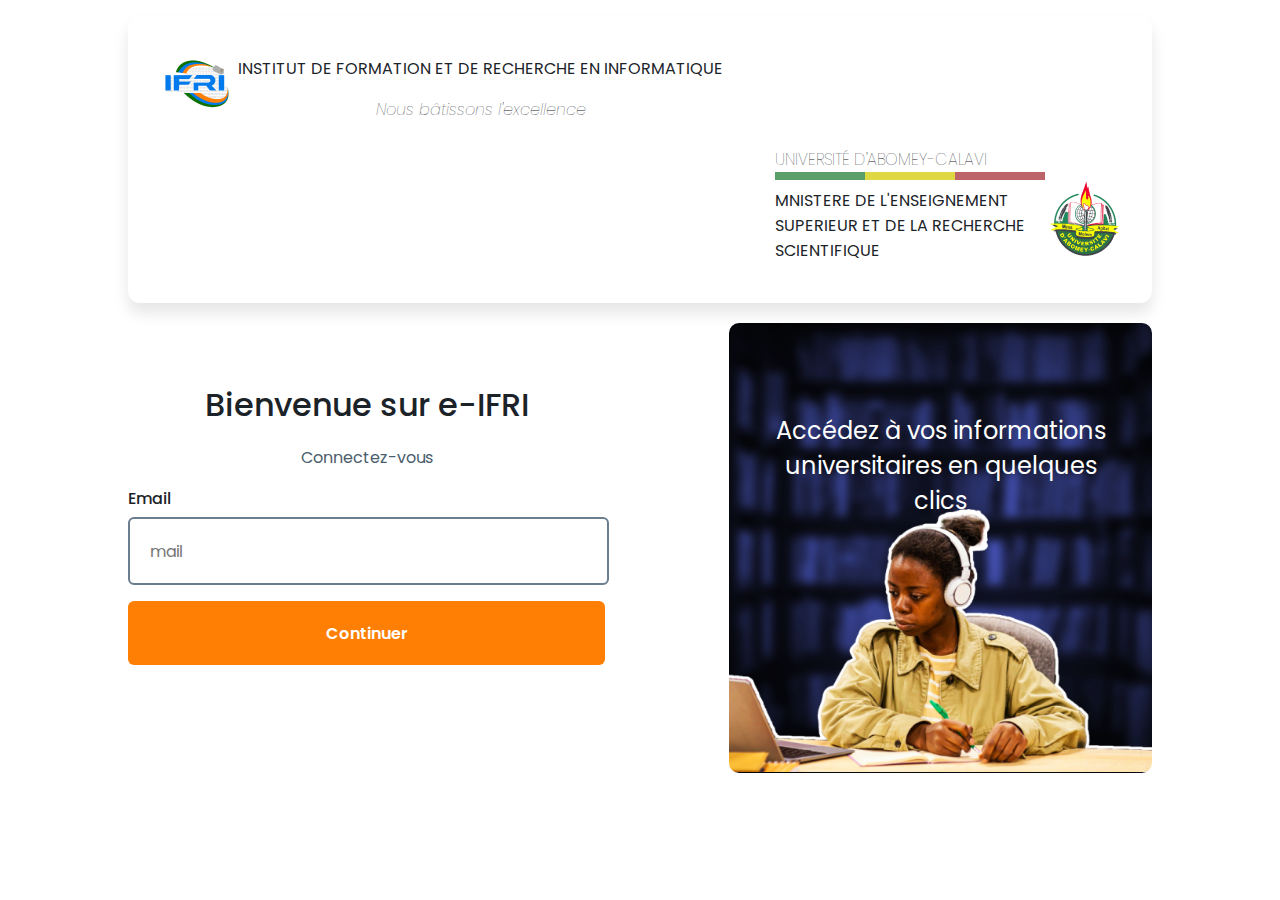
<file: index.html>
<!DOCTYPE html>
<html lang="fr">
<head>
    <meta charset="UTF-8">
    <meta name="viewport" content="width=device-width, initial-scale=1.0">
    <title>e-IFRI | Connexion</title>
    <link rel="stylesheet" href="https://fonts.googleapis.com/css2?family=Poppins:wght@300;400;500;600;700&display=swap">
    <link rel="stylesheet" href="css/style.css">
    <link rel="stylesheet" href="css/index.css">
    <link rel="icon" type="image/svg" href="./images/logoifri 1-favicon.svg">
</head>
<body>
    <header class="space-between">
        <div class="d-inline-block mb-25">
            <img src="images/logoifri 1.png" alt="Logo d'IFRI" class="logo d-inline-block vertical-align-middle">
            <div class="d-inline-block">
                <p>INSTITUT DE FORMATION ET DE RECHERCHE EN INFORMATIQUE</p>
                <p class="text-italique text-light text-center mb-0">Nous bâtissons l'excellence</p>
            </div>
        </div>
        <div class="d-inline-block w-auto vertical-align-middle ms-70 float-right">
            <div class="d-inline-block">
                <span class="text-16 text-light">UNIVERSITÉ D'ABOMEY-CALAVI</span>
                <div class="w-270 position-relative">
                    <p class="d-inline-block w-90 h-8 m-0 position-absolute top-0 left-0 vert-drapeau"></p>
                    <p class="d-inline-block w-90 h-8 m-0 position-absolute top-0 left-90 jaune-drapeau"></p>
                    <p class="d-inline-block w-90 h-8 m-0 position-absolute top-0 left-180 rouge-drapeau"></p>
                </div>
                <p class="w-270 text-16">MNISTERE DE L'ENSEIGNEMENT SUPERIEUR ET DE LA RECHERCHE SCIENTIFIQUE</p>
            </div>
            <img src="images/logouac 1.png" alt="Logo de l'UAC">
        </div>
    </header>
    <div class="main mt-20 space-between">
        <!--div class="block minw-477 maxw-477 position-relative overflow-hiden">
            <div class="d-flex align-content-center position-absolute top-0 left-0">
            </div>
        </div-->
        <div class="block w-477 vertical-align-middle pb-50" id="frame363">
            <div>
                <h2 class="fw-500 text-32 m-0 mb-16 w-100p text-center">Bienvenue sur e-IFRI</h2>
                <p class="m-0 w-100p text-center text-gray">Connectez-vous</p>
            </div>
            <form action="" class="mt-16">
                <label for="email" class="text-16 fw-500">Email</label>
                <input type="email" name="email" id="email" placeholder="mail" required>
                <button class="submit">Continuer</button>
            </form>
        </div>
        <div class="block w-477 vertical-align-middle pb-50" id="frame365" style="display: none;">
            <div>
                <p class="m-0 w-100p text-center text-gray">Identification en tant que</p>
                <div id="frame367" class="mt-16">
                    <img src="./images/account_circle.png" alt="Photo de profil du compte">
                    <div class="ms-10">
                        <p id="identified-email" class="m-0 text-16 text-white">exemple@site.com</p>
                        <p class="text-14 fw-400 m-0 text-white">Rôle...</p>
                    </div>
                </div>
                <h2 class="fw-500 text-32 m-0 mt-32 mb-16 w-100p text-center">Connectez-vous</h2>
                <p class="m-0 w-100p text-center text-gray">Remplissez le code envoyé par mail</p>
            </div>
            <form action="students.html" class="mt-16">
                <label for="code" class="text-16 fw-500">Code secret</label>
                <input type="text" name="code" id="code" placeholder="Code secret" required>
                <button class="submit">Se connecter</button>
            </form>
        </div>
        <div id="groupe303">
            <p class="text-24 text-white p-30 text-center mt-60">Accédez à vos informations universitaires en quelques clics</p>
        </div>
    </div>
    <script src="./js/index.js"></script>
</body>
</html>
</file>
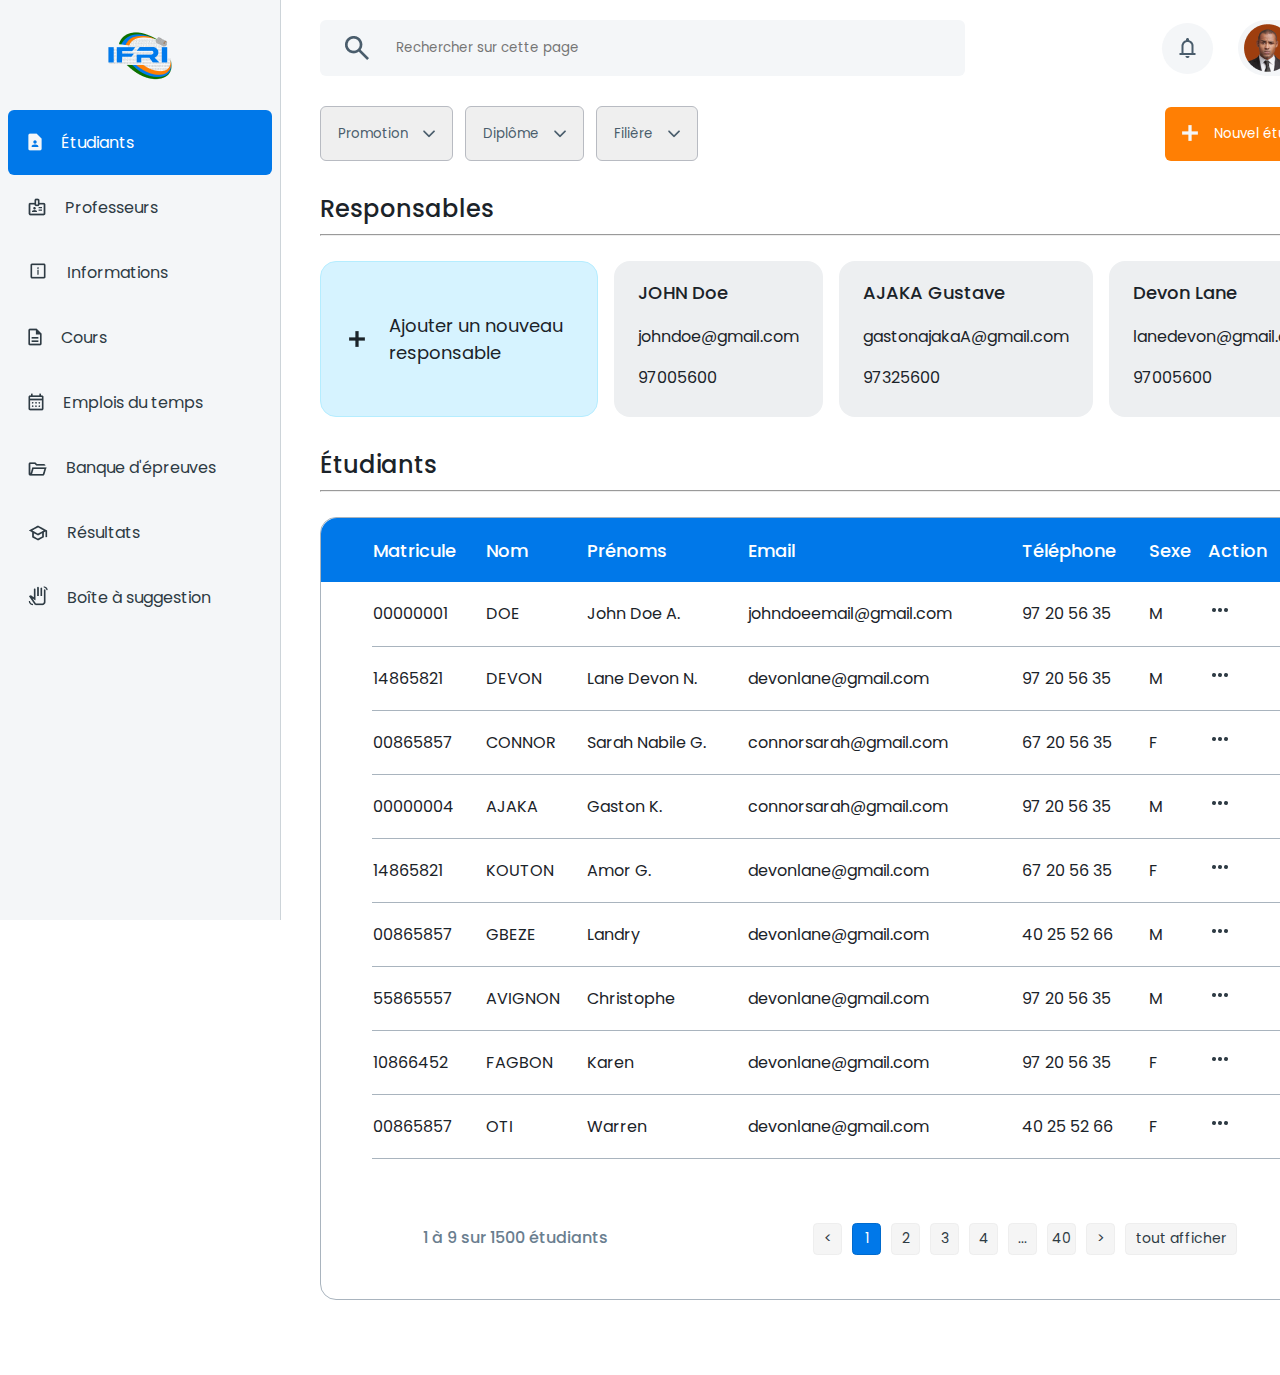
<file: students.html>
<!DOCTYPE html>
<html lang="fr">
<head>
    <meta charset="UTF-8">
    <meta name="viewport" content="width=device-width, initial-scale=1.0">
    <title>e-IFRI | Students</title>
    <link rel="stylesheet" href="https://fonts.googleapis.com/css2?family=Poppins:wght@300;400;500;600;700&display=swap">
    <link rel="stylesheet" href="css/style.css">
    <link rel="stylesheet" href="css/students.css">
    <link rel="icon" type="image/svg" href="/images/logoifri 1-favicon.svg">
</head>
<body>
    <aside class="sidebar">
        <img src="./images/logoifri 1.png" alt="Logo d'IFRI" class="mx-auto d-block mb-16">
        <div class="aside-element active-aside-element">
            <img src="images/aside/contact_page.png" alt="Icone Étudiants">
            Étudiants
        </div>
        <div class="aside-element">
            <img src="images/aside/badge.png" alt="Icone Professeurs">
            Professeurs
        </div>
        <div class="aside-element">
            <img src="images/aside/information.png" alt="Icone informations">
            Informations
        </div>
        <div class="aside-element">
            <img src="images/aside/cours.png" alt="Icone Cours">
            Cours
        </div>
        <div class="aside-element">
            <img src="images/aside/calendar_month.png" alt="Icone Emplois du temps">
            Emplois du temps
        </div>
        <div class="aside-element">
            <img src="images/aside/folder_open.png" alt="Icone Banque d'épreuves">
            Banque d'épreuves
        </div>
        <div class="aside-element">
            <img src="images/aside/school.png" alt="Icone Résultats">
            Résultats
        </div>
        <div class="aside-element">
            <img src="images/aside/hand_gesture.png" alt="Icone Boîte à suggestion">
            Boîte à suggestion
        </div>
    </aside>
    <div id="main">
        <header>
            <form id="searchbar">
                <img src="images/navbar/search.png" alt="search icone" class="me-25 cursor-pointer">
                <input type="text" placeholder="Rechercher sur cette page">
            </form>
            <div class="d-flex justify-content-space-between align-items-center">
                <div id="notifications">
                    <img src="images/navbar/notifications.png" alt="Icone notifications">
                </div>
                <div class="groupe-profil">
                    <img src="images/navbar/photo_2023-03-29_11-12-43 1.png" alt="Photo de profil">
                    <img src="images/navbar/expand_more.png" alt="Voir plus">
                </div>
            </div>
        </header>
        <div class="w-100p d-flex justify-content-space-between align-items-center mb-30">
            <div id="filtre">
                <select name="Promotion" id="slct-promotion">
                    <option value="Promotion" selected>Promotion</option>
                    <option value="Licence1">Licence1</option>
                    <option value="Licence2">Licence2</option>
                    <option value="Licence3">Licence3</option>
                    <option value="Master1">Master1</option>
                    <option value="Master2">Master2</option>
                </select>
                <img src="images/filtre/Icon.png" alt="flèche voir plus" class="position-relative left--30">
                <select name="Diplome" id="slct-diplome">
                    <option value="Diplôme" selected>Diplôme</option>
                    <option value="Licence">Licence</option>
                    <option value="Master">Master</option>
                </select>
                <img src="images/filtre/Icon.png" alt="flèche voir plus" class="position-relative left--30">
                <select name="Filiere" id="slct-filiere">
                    <option value="Filière" selected>Filière</option>
                    <option value="GL">GL</option>
                    <option value="SI">SI</option>
                    <option value="IM">IM</option>
                    <option value="IA">IA</option>
                    <option value="IoT">IoT</option>
                </select>
                <img src="images/filtre/Icon.png" alt="flèche voir plus" class="position-relative left--30">
            </div>
            <button class="btn btn-orange" id="btn-add-student">
                <img src="images/filtre/add.png" alt="Nouvel étudiant">
                Nouvel étudiant
            </button>
        </div>
        <div class="mb-30">
            <h2 class="fw-500 mb-0">Responsables</h2>
            <hr class="mb-25">
            <div class="d-flex">
                <div class="responsable new-responsable">
                    <img src="images/add responsable.png" alt="Ajouter responsable">
                    <p class="text-18 w-184">Ajouter un nouveau responsable</p>
                </div>
                <div class="responsable ms-16">
                    <p class="text-18 fw-500">JOHN Doe</p>
                    <p>johndoe@gmail.com</p>
                    <p>97005600</p>
                </div>
                <div class="responsable ms-16">
                    <p class="text-18 fw-500">AJAKA Gustave</p>
                    <p>gastonajakaA@gmail.com</p>
                    <p>97325600</p>
                </div>
                <div class="responsable ms-16">
                    <p class="text-18 fw-500">Devon Lane</p>
                    <p>lanedevon@gmail.com</p>
                    <p>97005600</p>
                </div>
            </div>
        </div>
        <div class="mb-30">
            <h2 class="fw-500 mb-0">Étudiants</h2>
            <hr class="mb-25">
            <div id="conteneur-table" class="mb-30">
                <div class="table-fond-header"></div>
                <table id="table-etudiants">
                    <thead>
                        <tr>
                            <th>Matricule</th>
                            <th>Nom</th>
                            <th>Prénoms</th>
                            <th>Email</th>
                            <th>Téléphone</th>
                            <th>Sexe</th>
                            <th>Action</th>
                        </tr>
                    </thead>
                    <tbody id="tbody-etudiants">
                        <tr>
                            <td>00000001</td>
                            <td>DOE</td>
                            <td>John Doe A.</td>
                            <td>johndoeemail@gmail.com</td>
                            <td>97 20 56 35</td>
                            <td>M</td>
                            <td><img src="images/ADD_MORE.png" alt="Plus d'actions"></td>
                        </tr>
                        <tr>
                            <td>14865821</td>
                            <td>DEVON</td>
                            <td>Lane Devon N.</td>
                            <td>devonlane@gmail.com</td>
                            <td>97 20 56 35</td>
                            <td>M</td>
                            <td><img src="images/ADD_MORE.png" alt="Plus d'actions"></td>
                        </tr>
                        <tr>
                            <td>00865857</td>
                            <td>CONNOR</td>
                            <td>Sarah Nabile G.</td>
                            <td>connorsarah@gmail.com</td>
                            <td>67 20 56 35</td>
                            <td>F</td>
                            <td><img src="images/ADD_MORE.png" alt="Plus d'actions"></td>
                        </tr>
                        <tr>
                            <td>00000004</td>
                            <td>AJAKA</td>
                            <td>Gaston   K.</td>
                            <td>connorsarah@gmail.com</td>
                            <td>97 20 56 35</td>
                            <td>M</td>
                            <td><img src="images/ADD_MORE.png" alt="Plus d'actions"></td>
                        </tr>
                        <tr>
                            <td>14865821</td>
                            <td>KOUTON</td>
                            <td>Amor G.</td>
                            <td>devonlane@gmail.com</td>
                            <td>67 20 56 35</td>
                            <td>F</td>
                            <td><img src="images/ADD_MORE.png" alt="Plus d'actions"></td>
                        </tr>
                        <tr>
                            <td>00865857</td>
                            <td>GBEZE</td>
                            <td>Landry</td>
                            <td>devonlane@gmail.com</td>
                            <td>40 25 52 66</td>
                            <td>M</td>
                            <td><img src="images/ADD_MORE.png" alt="Plus d'actions"></td>
                        </tr>
                        <tr>
                            <td>55865557</td>
                            <td>AVIGNON</td>
                            <td>Christophe</td>
                            <td>devonlane@gmail.com</td>
                            <td>97 20 56 35</td>
                            <td>M</td>
                            <td><img src="images/ADD_MORE.png" alt="Plus d'actions"></td>
                        </tr>
                        <tr>
                            <td>10866452</td>
                            <td>FAGBON</td>
                            <td>Karen</td>
                            <td>devonlane@gmail.com</td>
                            <td>97 20 56 35</td>
                            <td>F</td>
                            <td><img src="images/ADD_MORE.png" alt="Plus d'actions"></td>
                        </tr>
                        <tr>
                            <td>00865857</td>
                            <td>OTI</td>
                            <td>Warren</td>
                            <td>devonlane@gmail.com</td>
                            <td>40 25 52 66</td>
                            <td>F</td>
                            <td><img src="images/ADD_MORE.png" alt="Plus d'actions"></td>
                        </tr>
                    </tbody>
                </table>
                <div class="d-flex justify-content-space-between w-80p mx-auto">
                    <p class="fw-500 text-gris-pagination">1 à 9 sur 1500 étudiants</p>
                    <div class="d-flex">
                        <p class="btn-pagination me-10">&lt;</p>
                        <p class="btn-pagination btn-pagination-active me-10">1</p>
                        <p class="btn-pagination me-10">2</p>
                        <p class="btn-pagination me-10">3</p>
                        <p class="btn-pagination me-10">4</p>
                        <p class="btn-pagination me-10">...</p>
                        <p class="btn-pagination me-10">40</p>
                        <p class="btn-pagination me-10">&gt;</p>
                        <p class="btn-pagination px-10">tout afficher</p>
                    </div>
                </div>
            </div>
            <p>&nbsp;</p>
        </div>
    </div>


    <!-- The Modal -->
    <div id="myModal" class="modal">
        <!-- Modal content -->
        <div class="modal-content">
            <div class="d-flex justify-content-center w-100p mb-30">
                <p id="tab-add-student" class="modal-tab-element modal-tab-element-active">Ajout Manuel</p>
                <p id="tab-import-student" class="modal-tab-element">Importer un fichier</p>
            </div>
            <form id="form-new-student" class="mx-auto justify-content-space-between">
                <div class="group-form-input-medium">
                    <label for="new-std-nom">Nom</label>
                    <input type="text" id="new-std-nom" placeholder="Entrez le nom de l'étudiant" required>
                </div>
                <div class="group-form-input-large">
                    <label for="new-std-nom">Prénoms</label>
                    <input type="text" id="new-std-prenoms" placeholder="Entrez les prénoms de l'étudiant" required>
                </div>
                <div class="group-form-input-medium mt-16">
                    <label for="new-std-matricule">Matricule</label>
                    <input type="number" id="new-std-matricule" placeholder="Entrez le matricule de l'étudiant" required>
                </div>
                <div class="group-form-input-small mt-16">
                    <label for="new-std-naissance">Date</label>
                    <input type="date" id="new-std-naissance" placeholder="Date de naissance" required>
                </div>
                <div class="group-form-input-small mt-16">
                    <label for="new-std-lieu-naissance">Lieu</label>
                    <input type="text" id="new-std-lieu-naissance" placeholder="Lieu de naissance" required>
                </div>
                <div class="group-form-input-small mt-16">
                    <label for="new-std-sexe">Sexe</label>
                    <input type="text" id="new-std-sexe" placeholder="Sexe" required>
                </div>
                <div class="group-form-input-medium mt-16">
                    <label for="new-std-telephone">Téléphone</label>
                    <input type="number" id="new-std-telephone" placeholder="+229" min="22900000000" required>
                </div>
                <div class="group-form-input-large mt-16">
                    <label for="new-std-email">Email</label>
                    <input type="text" id="new-std-email" placeholder="Entrez le mail de l'étudiant" required>
                </div>
                <div class="group-form-input-medium mt-16">
                    <label for="new-std-adresse">Adresse</label>
                    <input type="text" id="new-std-adresse" placeholder="Entrez l'adresse de l'étudiant" required>
                </div>
            </form>
            <div id="importation" class="position-relative d-none">
                <div class="input-import">
                    <img src="images/drive_folder_upload.png" alt="image d'upload" class="d-block mx-auto mt-32">
                    <p class="w-100p text-center mt-32">Cliquez, collez ou déposez un fichier excel ici pour importer.</p>
                </div>
                <input type="file" accept=".xls,.xlsx" class="input-import real-input-import mx-auto position-absolute top-0 left-0">
            </div>
            <div class="d-flex justify-content-center mt-20">
                <button class="btn btn-blanc-orange me-25 fw-600" id="btn-add-new-student">
                    <img src="images/add-orange.png" alt="Nouvel étudiant">
                    Nouvel étudiant
                </button>
                <button class="btn btn-orange" id="btn-validate-add-student">Valider l'ajout</button>
            </div>
        </div>
    </div>

    <script src="js/students.js"></script>
</body>
</html>
</file>
<file: css/style.css>
* {
    font-family: 'Poppins';
    color: #1B2329;
}

/* Navbar */
.groupe-profil {
    width: 100px;
    height: 56px;
    display: flex;
    justify-content: space-around;
    align-items: center;
    background-color: #F4F6F8;
    border-radius: 47px;
    cursor: pointer;
}

/* Filtre */
#filtre {
    display: flex;
    align-items: center;
}
#filtre > select {
    color: #4A5D6C;
    padding: 17px 44px 17px 17px;
    border: solid 1.3px #B8BBC2;
    border-radius: 6px;
    -webkit-appearance: none;
    -moz-appearance: none;
    appearance: none;
    cursor: pointer;
}

/* Text */
.text-gray {
    color: #4A5D6C;
}
.text-gris-pagination {
    color: #6A7E8F;
}
.text-white {
    color: white;
}
.text-14 {
    font-size: 14px;
}
.text-16 {
    font-size: 16px;
}
.text-18 {
    font-size: 18px;
}
.text-24 {
    font-size: 24px;
}
.text-32 {
    font-size: 32px;
}
.text-italique {
    font-style: italic;
}
.text-light {
    font-weight: lighter;
}
.text-center {
    text-align: center;
}
.fw-400 {
    font-weight: 400;
}
.fw-500 {
    font-weight: 500;
}
.fw-600 {
    font-weight: 600;
}

/* Align */
.align-content-center {
    align-content: center;
}
.vertical-align-middle {
    vertical-align: bottom;
}
.justify-content-center {
    justify-content: center;
}
.justify-content-space-between {
    justify-content: space-between;
}
.align-items-center {
    align-items: center;
}
.flex-wrap-wrap {
    flex-wrap: wrap;
}

/* Display */
.d-block {
    display: block;
}
.d-flex {
    display: flex;
}
.d-inline {
    display: inline;
}
.d-inline-block {
    display: inline-block;
}
.d-none {
    display: none;
}

/* Mouse pointer */
.cursor-pointer {
    cursor: pointer;
}

.space-between {
    align-content: space-between;
}

.overflow-hiden {
    overflow: hidden;
}

/* Sizes */
.w-auto {
    width: auto;
}
.w-90 {
    width: 90px;
}
.w-184 {
    width: 184px;
}
.w-270 {
    width: 270px;
}
.w-477 {
    width: 477px;
}
.minw-477 {
    min-width: 477px !important;
}
.maxw-477 {
    max-width: 477px !important;
}
.w-80p {
    width: 80%;
}
.w-100p {
    width: 100%;
}
.h-8 {
    height: 8px;
}
.h-64 {
    height: 64px;
}
.mh-490 {
    height: 490px !important;
}

/* Margins & padding */
.mx-auto {
    margin-left: auto;
    margin-right: auto;
}
.my-auto {
    margin-top: auto;
    margin-bottom: auto;
}
.mt-auto {
    margin-top: auto;
}
.me-auto {
    margin-right: auto;
}
.mb-auto {
    margin-bottom: auto;
}
.ms-auto {
    margin-left: auto;
}
.m-0 {
    margin: 0px;
}
.mt-16 {
    margin-top: 16px;
}
.mt-20 {
    margin-top: 20px;
}
.mt-32 {
    margin-top: 32px;
}
.mt-40 {
    margin-top: 40px;
}
.mt-50 {
    margin-top: 50px;
}
.mt-60 {
    margin-top: 60px;
}
.me-10 {
    margin-right: 10px;
}
.me-20 {
    margin-right: 20px;
}
.me-25 {
    margin-right: 25px;
}
.mb-0 {
    margin-bottom: 0px;
}
.mb-16 {
    margin-bottom: 16px;
}
.mb-25 {
    margin-bottom: 25px;
}
.mb-30 {
    margin-bottom: 30px;
}
.mb-40 {
    margin-bottom: 40px;
}
.ms--30 {
    margin-left: -30px;
}
.ms-10 {
    margin-left: 10px;
}
.ms-16 {
    margin-left: 16px;
}
.ms-20 {
    margin-left: 20px;
}
.ms-70 {
    margin-left: 70px;
}
.p-0 {
    padding: 0px;
}
.p-30 {
    padding: 30px;
}
.p-60 {
    padding: 60px;
}
.pb-50 {
    padding-bottom: 50px;
}
.ps-20 {
    padding-left: 40px;
}
.px-10 {
    padding-left: 10px;
    padding-right: 10px;
}

/* Drapeau du Bénin */
.vert-drapeau {
    background-color: #5A9F69;
}
.jaune-drapeau {
    background-color: #DED843;
}
.rouge-drapeau {
    background-color: #BC6469;
}

/* Positions */
.position-relative {
    position: relative;
}
.position-absolute {
    position: absolute;
}
.top-0 {
    top: 0px;
}
.left--30 {
    left: -30px;
}
.left-0 {
    left: 0px;
}
.left-90 {
    left: 90px;
}
.left-180 {
    left: 180px;
}
.float-right {
    float: right;
}

/* Blocks */
.block {
    display: inline-block;
}

/* Sidebar */
.sidebar {
    position: fixed;
    top: 0px;
    left: 0px;
    width: 280px;
    height: 100%;
    padding-top: 20px;
    background-color: #F4F6F8;
    border-right: solid 1px #CDD4D9;
    z-index: 3;
}
.aside-element {
    color: #2E3B44;
    width: 80%;
    padding: 20px;
    border-radius: 6px;
    align-content: center;
    margin-left: auto;
    margin-right: auto;
    cursor: pointer;
}
.aside-element > img {
    margin-right: 15px;
    margin-bottom: -3px;
}
.active-aside-element {
    color: white;
    background-color: #0078E9;
}

/* Boutons */
.btn {
    border: none;
    padding: 17px;
    border-radius: 6px;
    align-items: center;
    cursor: pointer;
}
.btn > img {
    margin-bottom: -3px;
    margin-right: 12px;
}
.btn-orange {
    color: white;
    background-color: #FF7F04;
}
.btn-blanc-orange {
    border: none;
    background-color: #ffffff00;
    color: #FF7F04;
}
</file>
<file: css/index.css>
body {
    width: 80%;
    margin: 0px auto;
}

header {
    /*height: 152px;*/
    margin-top: 16px;
    padding: 24px 32px 24px 32px;
    border-radius: 12px;
    box-shadow: 0px 10px 15px rgba(0, 0, 0, 0.1);
}

/* Forms */
input[type="text"], input[type="email"] {
    width: calc(100% - 40px);
    height: 64px;
    border: 2px solid #6A7E8F;
    border-radius: 6px;
    font-size: 16px;
    padding: 0px 20px;
    margin-top: 6px;
}
.submit {
    font-size: 16px;
    font-weight: 600;
    color: white;
    background-color: #FF7F04;
    border-radius: 6px;
    border: none;
    height: 64px;
    width: 100%;
    margin: 16px 0px 0px;
}

/* Personnalisés */
.main {
    align-items: center;
    justify-content: space-between;
    display: flex;
}
/* #frame363 {
    /* * /
}
#frame365 {
    /* * /
} */
#frame367 {
    align-items: center;
    display: flex;
    padding: 0px 16px;
    width: calc(100% - 32px);
    height: 88px;
    color: white;
    background-color: #0078E9;
}
#groupe303 {
    width: 423px;
    height: 450px;
    border-radius: 10px;
    display: inline-block;
    background-image: url("../images/girlrl\ \(Moyen\)\ 1.png");
    background-size: contain;
}
</file>
<file: css/students.css>
html {
    height: 100%;
    max-height: none;
}

#main {
    margin: 20px 40px 150px 320px;
    width: 100%;
}

body {
    padding: 0px;
    margin: 0px;
    width: 100%;
    height: 100%;
    display: flex;
}

header {
    display: flex;
    justify-content: space-between;
    margin-bottom: 30px;
    width: 100%;
}

#searchbar {
    width: 620px;
    height: 56px;
    color: #2E3B44;
    background-color: #F4F6F8;
    border-radius: 6px;
    padding-left: 25px;
    display: flex;
    align-items: center;
}
#searchbar > input {
    background-color: #F4F6F8;
    width: 85%;
    height: 80%;
    border: none;
}
#searchbar > input:focus {
    border: none;
}

#notifications {
    width: 51px;
    height: 51px;
    display: flex;
    justify-content: center;
    align-items: center;
    border-radius: 50px;
    background-color: #F4F6F8;
    cursor: pointer;
    margin-right: 25px;
}

.responsable {
    width: fit-content;
    min-height: 154px;
    border-radius: 16px;
    background-color: #EDEFF1;
    padding-left: 24px;
    padding-right: 24px;
    align-items: center;
}
.new-responsable {
    background-color: #D6F3FF;
    border: solid 1px #B5EDFF;
    display: flex;
    cursor: pointer;
}
.new-responsable > img {
    width: 24px;
    height: 24px;
    margin-right: 20px;
}

#conteneur-table {
    border-radius: 16px;
    border: solid 1px #A9B4BE;
    width: 100%;
    position: relative;
    padding-bottom: 30px;
    margin-bottom: 50px;
}
#table-etudiants {
    width: 90%;
    margin: 0px auto 50px;
    border-collapse: collapse;
    border: none;
}
thead > tr > th {
    font-size: 18px;
    font-weight: 500;
    color: white;
    text-align: left;
}
thead {
    background-color: #0078E9;
    height: 64px;
    position: relative;
    z-index: 2;
}
.table-fond-header {
    position: absolute;
    top: 0px;
    left: 0px;
    width: 100%;
    height: 64px;
    background-color: #0078E9;
    border-top-left-radius: 16px;
    border-top-right-radius: 16px;
    z-index: 1;
}
.border-top-left {
    border-top-left-radius: 16px;
}
.border-top-right {
    border-top-right-radius: 16px;
}
tbody > tr {
    height: 64px;
    border-bottom: solid 1px #A9B4BE;
    width: 80%;
}

/* Pagination */
.btn-pagination {
    font-size: 14px;
    color: #2E3B44;
    background-color: #f5f5f5;
    min-width: 27px;
    height: 30px;
    border: solid 1px #eeeeee;
    border-radius: 4.34px;
    align-items: center;
    justify-content: center;
    display: flex;
    cursor: pointer;
}
.btn-pagination-active {
    color: white;
    background-color: #0078E9;
    border: 1px solid #006ACD;
}

/* Modal */
/* The Modal (background) */
.modal {
    display: none; /* Hidden by default */
    position: fixed; /* Stay in place */
    z-index: 10; /* Sit on top */
    left: 0;
    top: 0;
    width: 100%; /* Full width */
    height: 100%; /* Full height */
    overflow: auto; /* Enable scroll if needed */
    background-color: rgb(0,0,0); /* Fallback color */
    background-color: rgba(0,0,0,0.4); /* Black w/ opacity */
}
/* Modal Content/Box */
.modal-content {
    background-color: #fefefe;
    margin: 50px auto 0px; /* 15% from the top and centered */
    padding: 20px;
    border: 2px solid #A9B4BE;
    border-radius: 16px;
    /*width: 80%; /* Could be more or less, depending on screen size */
    width: 1051px;
}
/* The Close Button */
.close {
    color: #aaa;
    float: right;
    font-size: 28px;
    font-weight: bold;
}
.close:hover,
.close:focus {
    color: black;
    text-decoration: none;
    cursor: pointer;
}

.modal-tab-element {
    color: #6A7E8F;
    padding: 20px 30px;
    border: none;
    cursor: pointer;
}
.modal-tab-element-active {
    color: #1B2329;
    border-bottom: solid 4px #0078E9;
}

#form-new-student {
    display: flex;
    flex-wrap: wrap;
    width: 931px;
}
.group-form-input-small {
    width: 184px;
}
.group-form-input-medium {
    width: 319px;
}
.group-form-input-large {
    width: 588px;
}
.group-form-input-small > input, .group-form-input-medium > input, .group-form-input-large > input {
    width: calc(100% - 40px);
    height: 50px;
    border: solid 2px #6A7E8F;
    border-radius: 6px;
    padding-left: 20px;
    padding-right: 20px;
}

#importation {
    position: relative;
    width: 931px;
    margin: auto;
}
.input-import {
    border: dashed 2px #A9B4BE;
    border-radius: 8px;
    width: 931px;
    height: 186px;
    margin: auto;
    cursor: pointer;
}
.real-input-import {
    display: block;
    opacity: 0;
}
</file>
